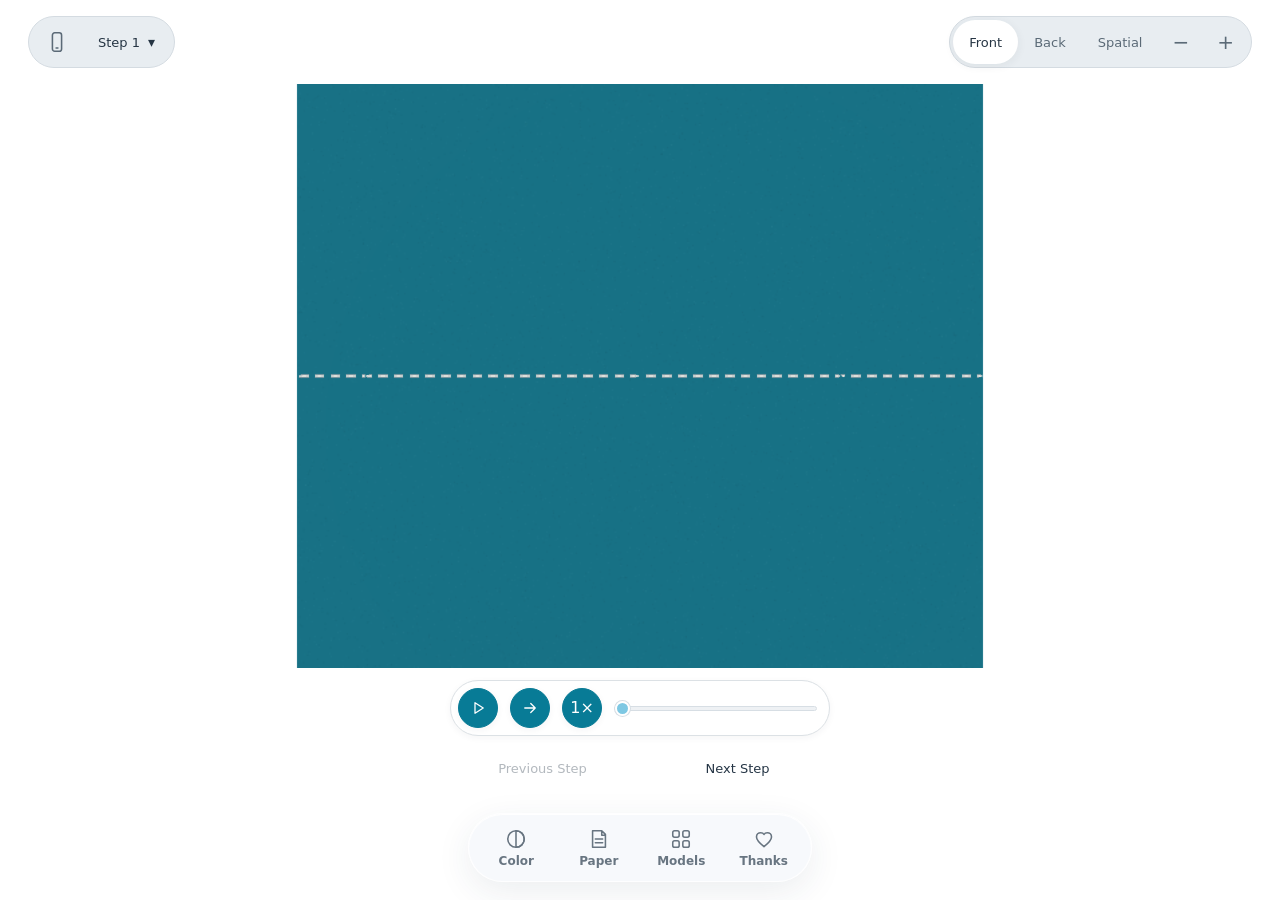
<file: index.html>
<!doctype html><html lang="en"><head><meta charset="utf-8"><meta name="viewport" content="width=device-width,initial-scale=1,viewport-fit=cover"><meta name="theme-color" content="#edf0f3"><title>Origami</title><link rel="icon" type="image/svg+xml" href="./favicon.svg"><link rel="icon" type="image/png" sizes="32x32" href="./favicon-32.png"><link rel="apple-touch-icon" href="./apple-touch-icon.png">  <script type="module" crossorigin src="./assets/main-DelJ-OLc.js"></script>
  <link rel="modulepreload" crossorigin href="./assets/patterns-CgFWMmPm.js">
  <link rel="stylesheet" crossorigin href="./assets/main-CxP8MHIt.css">
</head><body>
<div id="phoneFrame"><div id="dynamicIsland" aria-hidden="true"></div>
<div id="appSurface">
<main><section class="workspace" aria-label="Origami workspace"><canvas id="paper" tabindex="0" aria-label="Origami model. Drag to rotate; pinch or scroll to zoom." role="img"></canvas>
<div class="canvas-toolbar chrome"><div class="top-left"><div id="stepPillWrap" class="step-pill-wrap chrome"><button id="mobileToggle" class="mobile-toggle" aria-label="Toggle mobile layout" aria-pressed="false"><svg viewBox="0 0 24 24" fill="none" stroke="currentColor" stroke-width="1.7" stroke-linecap="round"><rect x="7" y="2" width="10" height="20" rx="2.5"/><path d="M11 18.5h2"/></svg></button><button id="stepCounter" class="step-pill" aria-haspopup="listbox" aria-expanded="false"><span id="stepPillText">Step 1</span><span id="stepPillArrow" class="step-arrow" aria-hidden="true">▾</span></button><div id="stepDropdown" class="step-dropdown" role="listbox" aria-label="Folding steps" hidden><nav id="steps" aria-label="Folding steps"></nav></div></div></div><div class="top-right"><div id="viewControls" class="view-controls"><div class="view-pill" role="group" aria-label="View"><button id="front" aria-pressed="false">Front</button><button id="back" aria-pressed="false">Back</button><button id="spatial" aria-pressed="false">Spatial</button><button id="zoomOut" class="zoom-button" aria-label="Zoom out" title="Zoom out">−</button><button id="zoomIn" class="zoom-button" aria-label="Zoom in" title="Zoom in">+</button></div></div></div></div>
<section id="videoLesson" class="video-lesson" hidden aria-label="Folding video lesson"></section><div id="modelMessage" hidden role="status"><h2 id="messageTitle"></h2><p id="messageText"></p><a id="referenceLink" target="_blank" rel="noopener noreferrer" hidden>Open tutorial</a><button id="retry" hidden>Try again</button></div>
<div id="playback" class="playback"><div class="transport"><button id="play" class="play" aria-label="Play fold"></button><button id="playAll" class="play play-all" aria-label="Play all remaining steps" title="Play all" aria-pressed="false"></button><button id="speed" class="play speed" aria-label="Playback speed 1 times. Change to 2 times" title="Change playback speed">1×</button><input id="progress" type="range" min="0" max="1000" value="0" aria-label="Fold progress"></div><div class="step-actions"><button id="prev">Previous Step</button><button id="next">Next Step</button></div></div>
</section></main></div><nav id="menu" class="menu" aria-label="Main menu"><span class="glass-indicator" aria-hidden="true"></span><button id="menuColor" data-panel="color" aria-label="Color" aria-haspopup="dialog"><svg viewBox="0 0 24 24" fill="none" stroke="currentColor" stroke-width="1.7" stroke-linecap="round" stroke-linejoin="round" aria-hidden="true"><circle cx="12" cy="12" r="9"/><path d="M12 3a9 9 0 0 1 0 18z"/></svg><span>Color</span></button><button id="menuPaper" data-panel="paper" aria-label="Paper" aria-haspopup="dialog"><svg viewBox="0 0 24 24" fill="none" stroke="currentColor" stroke-width="1.7" stroke-linecap="round" stroke-linejoin="round" aria-hidden="true"><path d="M5 3h10l4 4v14H5zM15 3v5h4M8 12h8M8 16h8"/></svg><span>Paper</span></button><button data-panel="models" aria-label="Models" aria-haspopup="dialog"><svg viewBox="0 0 24 24" fill="none" stroke="currentColor" stroke-width="1.7" stroke-linecap="round" stroke-linejoin="round" aria-hidden="true"><rect x="3" y="3" width="7" height="7" rx="2"/><rect x="14" y="3" width="7" height="7" rx="2"/><rect x="3" y="14" width="7" height="7" rx="2"/><rect x="14" y="14" width="7" height="7" rx="2"/></svg><span>Models</span></button><button data-panel="thanks" aria-label="Thanks" aria-haspopup="dialog"><svg viewBox="0 0 24 24" fill="none" stroke="currentColor" stroke-width="1.7" stroke-linecap="round" stroke-linejoin="round" aria-hidden="true"><path d="M12 20.3C7.2 16.4 3.8 13.2 3.8 9.7c0-2.6 2-4.6 4.6-4.6 1.6 0 3 .8 3.6 2 .6-1.2 2-2 3.6-2 2.6 0 4.6 2 4.6 4.6 0 3.5-3.4 6.7-8.2 10.6z"/></svg><span>Thanks</span></button></nav><div id="modalScrim" hidden></div></div><dialog id="appDialog" aria-labelledby="panelTitle"><div class="panel-head"><h2 id="panelTitle">Steps</h2><button id="closePanel" class="icon-button" aria-label="Close"><svg viewBox="0 0 24 24" fill="none" stroke="currentColor" stroke-width="1.7" stroke-linecap="round" stroke-linejoin="round" aria-hidden="true"><path d="m6 6 12 12M18 6 6 18"/></svg></button></div><div class="panel-content"><section id="panel-color" hidden><h3 class="swatch-heading">Paper color</h3><div class="swatches" id="swatches" aria-label="Paper color"><button class="color-choice" data-color="#087b96" aria-label="Washi Blue" aria-pressed="true"><span class="swatch-circle" style="background:#087b96"></span><span>Washi Blue</span></button><button class="color-choice" data-color="#3c8888" aria-label="Teal" aria-pressed="false"><span class="swatch-circle" style="background:#3c8888"></span><span>Teal</span></button><button class="color-choice" data-color="#2bb8a6" aria-label="Aqua" aria-pressed="false"><span class="swatch-circle" style="background:#2bb8a6"></span><span>Aqua</span></button><button class="color-choice" data-color="#38b6d3" aria-label="Sky" aria-pressed="false"><span class="swatch-circle" style="background:#38b6d3"></span><span>Sky</span></button><button class="color-choice" data-color="#e95f3b" aria-label="Vermilion" aria-pressed="false"><span class="swatch-circle" style="background:#e95f3b"></span><span>Vermilion</span></button><button class="color-choice" data-color="#ff6f61" aria-label="Coral" aria-pressed="false"><span class="swatch-circle" style="background:#ff6f61"></span><span>Coral</span></button><button class="color-choice" data-color="#f4883a" aria-label="Tangerine" aria-pressed="false"><span class="swatch-circle" style="background:#f4883a"></span><span>Tangerine</span></button><button class="color-choice" data-color="#cfaf4a" aria-label="Gold" aria-pressed="false"><span class="swatch-circle" style="background:#cfaf4a"></span><span>Gold</span></button><button class="color-choice" data-color="#e999a8" aria-label="Sakura" aria-pressed="false"><span class="swatch-circle" style="background:#e999a8"></span><span>Sakura</span></button><button class="color-choice" data-color="#c9378b" aria-label="Magenta" aria-pressed="false"><span class="swatch-circle" style="background:#c9378b"></span><span>Magenta</span></button><button class="color-choice" data-color="#8a5eab" aria-label="Wisteria" aria-pressed="false"><span class="swatch-circle" style="background:#8a5eab"></span><span>Wisteria</span></button><button class="color-choice" data-color="#a92336" aria-label="Crimson" aria-pressed="false"><span class="swatch-circle" style="background:#a92336"></span><span>Crimson</span></button></div></section><section id="panel-paper" hidden><div class="swatches" id="patterns" aria-label="Paper texture"><button class="pattern-choice" data-pattern="solid" aria-label="Plain" aria-pressed="true"><span class="swatch-circle pattern-preview"></span><span>Plain</span></button><button class="pattern-choice" data-pattern="washi" aria-label="Washi" aria-pressed="false"><span class="swatch-circle pattern-preview"></span><span>Washi</span></button><button class="pattern-choice" data-pattern="samekomon" aria-label="Fine dots" aria-pressed="false"><span class="swatch-circle pattern-preview"></span><span>Fine dots</span></button><button class="pattern-choice" data-pattern="linen" aria-label="Linen" aria-pressed="false"><span class="swatch-circle pattern-preview"></span><span>Linen</span></button><button class="pattern-choice" data-pattern="goldfleck" aria-label="Gold flecks" aria-pressed="false"><span class="swatch-circle pattern-preview"></span><span>Gold flecks</span></button><button class="pattern-choice" data-pattern="blossom" aria-label="Blossoms" aria-pressed="false"><span class="swatch-circle pattern-preview"></span><span>Blossoms</span></button><button class="pattern-choice" data-pattern="paws" aria-label="Paws" aria-pressed="false"><span class="swatch-circle pattern-preview"></span><span>Paws</span></button><button class="pattern-choice" data-pattern="birds" aria-label="Birds" aria-pressed="false"><span class="swatch-circle pattern-preview"></span><span>Birds</span></button><button class="pattern-choice" data-pattern="koi" aria-label="Koi" aria-pressed="false"><span class="swatch-circle pattern-preview"></span><span>Koi</span></button><button class="pattern-choice" data-pattern="leaves" aria-label="Leaves" aria-pressed="false"><span class="swatch-circle pattern-preview"></span><span>Leaves</span></button></div></section><section id="panel-thanks" hidden><div class="thanks-content"><h3>Sources</h3><p>The crane, whale, butterfly, and frog are traditional origami designs, passed down through generations of folders around the world.</p><p>The 3D step-by-step lessons in this app were built from scratch to teach these classic models — every fold was placed by hand in the lesson data.</p><h3>Thank you</h3><p>Thank you for folding with me.</p><p>Origami has been one of my greatest teachers. It asks for patience, precision, and presence — the same qualities I try to bring to movement practice.</p><p>Every crease is a small conversation between your hands and the paper. I built this app to share that conversation with you.</p><p>Keep folding, keep breathing, keep playing.</p><p class="thanks-sign">— Slava Goloubov</p></div></section><section id="panel-models" hidden><div id="modelGrid" class="model-grid" aria-label="Origami models"></div></section><section id="panel-preview" hidden><div class="preview-layout"><div class="preview-actions"><button id="previewStart" class="preview-start">Start folding</button><button id="previewClose" class="preview-x" aria-label="Close preview"><svg viewBox="0 0 24 24" fill="none" stroke="currentColor" stroke-width="2" stroke-linecap="round"><path d="m6 6 12 12M18 6 6 18"/></svg></button></div><canvas id="previewBig" class="preview-big"></canvas></div></section></div></dialog>
<script>
/* Freshness guard: if this page's bundle is older than the live build, reload once. Silent. */
(function(){try{
var s=document.querySelector('script[src*="assets/main-"]');
var cur=s?s.getAttribute('src'):'';
var seen=false;try{seen=sessionStorage.getItem('origamiFresh')==='1';}catch(e){seen=true;}
if(!cur||seen)return;
fetch('index.html?fresh='+Date.now(),{cache:'no-store'}).then(function(r){return r.ok?r.text():'';}).then(function(html){
var m=/assets\/main-[A-Za-z0-9_-]+\.js/.exec(html||'');
var live=m?m[0].split('/').pop():null,mine=cur.split('/').pop();
if(live&&mine&&live!==mine){try{sessionStorage.setItem('origamiFresh','1');}catch(e){}location.reload();}
}).catch(function(){});}catch(e){}})();
</script></body></html>
</file>
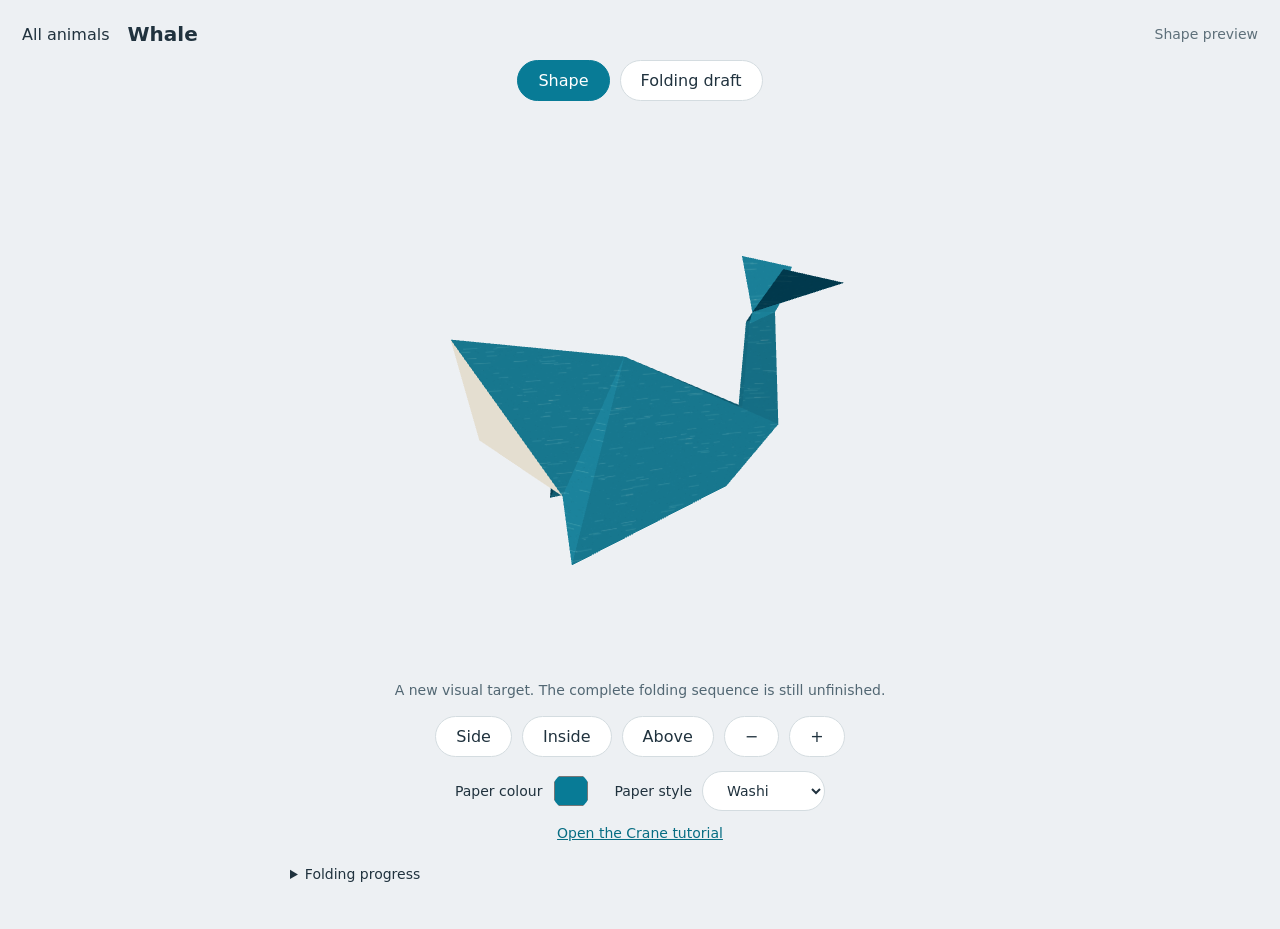
<file: whale-preview.html>
<!doctype html><html lang="en"><head><meta charset="utf-8"><meta name="viewport" content="width=device-width, initial-scale=1"><title>Whale — 3D Shape Preview</title>  <script type="module" crossorigin src="./assets/whale-jH5BmdH0.js"></script>
  <link rel="modulepreload" crossorigin href="./assets/patterns-CgFWMmPm.js">
  <link rel="stylesheet" crossorigin href="./assets/whale-CGjl4fIB.css">
</head>
<body><main><header><a href="./">All animals</a><h1>Whale</h1><span>Shape preview</span></header>
<nav aria-label="Preview mode"><button id="targetMode" aria-pressed="true">Shape</button><button id="draftMode" aria-pressed="false">Folding draft</button></nav>
<canvas id="view" aria-label="Whale shape preview. Drag to rotate and scroll or pinch to zoom." tabindex="0"></canvas>
<nav id="foldControls" aria-label="Draft folding controls" hidden><button id="previous">Previous Step</button><button id="play">Play</button><button id="next">Next Step</button><span id="stepLabel"></span></nav>
<p id="status" role="status">A new visual target. The complete folding sequence is still unfinished.</p>
<nav aria-label="Whale view"><button id="side">Side</button><button id="inside">Inside</button><button id="above">Above</button><button id="minus" aria-label="Zoom out">−</button><button id="plus" aria-label="Zoom in">+</button></nav>
<section class="options"><label>Paper colour <input id="colour" type="color" value="#087b96"></label><label>Paper style <select id="pattern"><option value="washi">Washi</option><option value="solid">Solid</option><option value="seigaiha">Seigaiha</option><option value="asanoha">Asanoha</option></select></label></section>
<p class="main-link"><a href="./?animal=Crane">Open the Crane tutorial</a></p><details><summary>Folding progress</summary><p>The reference-based draft reaches the tail tip flattening (photo 20). Fluke spreading, fins, and final shaping are not complete. This shape preview does not demonstrate that one uncut sheet can fold into these surfaces.</p><a href="https://origamiok.com/origami-whale/" target="_blank" rel="noopener noreferrer">Selected reference: OrigamiOK whale</a></details>
</main></body></html>
</file>
<file: assets/main-CxP8MHIt.css>
:root{font-family:DM Sans,system-ui,sans-serif;color:#253545;background:#fff;--accent:#7ec8e3;font-synthesis:none}*{box-sizing:border-box}body{margin:0}button,a,input{-webkit-tap-highlight-color:transparent}button{font:inherit;color:inherit;cursor:pointer;border:0;background:none}button:disabled{opacity:.35;cursor:default}button:focus-visible,a:focus-visible,input:focus-visible{outline:3px solid var(--accent);outline-offset:4px}button svg{width:22px;height:22px;display:block}a{color:inherit}#appSurface{height:100dvh;min-height:460px;display:flex;flex-direction:column;transition:filter .22s}header{height:76px;flex:none;padding:env(safe-area-inset-top) 32px 0;display:flex;align-items:center;justify-content:space-between;gap:16px}.brand{font-size:25px;font-weight:700;letter-spacing:-1px;text-decoration:none}#projectName{font-size:14px;font-weight:500;color:#677480}main{flex:1;min-height:0}.workspace{height:100%;position:relative;overflow:hidden}#paper{width:100%;height:100%;display:block;touch-action:none;outline:none}.canvas-toolbar{position:absolute;top:10px;left:28px;right:28px;display:flex;justify-content:space-between;align-items:flex-start;pointer-events:none}.canvas-toolbar button{pointer-events:auto;min-height:44px}.top-right{display:flex;align-items:flex-start;gap:10px;pointer-events:none}.top-right>*{pointer-events:auto}.view-controls{display:flex;flex-direction:column;align-items:flex-end;gap:8px;pointer-events:none}.view-controls>*{pointer-events:auto}.view-pill{display:flex;align-items:center;padding:3px;background:#ffffff91;border:1px solid #ffffffb0;border-radius:28px;backdrop-filter:blur(16px);-webkit-backdrop-filter:blur(16px)}.view-pill button{padding:0 16px;min-height:44px;border-radius:24px;font-size:13px}.view-pill button[aria-pressed=true]{background:#fff;box-shadow:0 2px 10px #26394d12}.view-pill .zoom-button{padding:0 14px;min-height:44px;border-radius:24px;font-size:20px;line-height:1;background:none;box-shadow:none;color:#5b6a77}.view-pill .zoom-button:hover{color:#263544}.icon-button{display:grid;place-items:center;width:44px;height:44px;border-radius:50%}.playback{position:absolute;bottom:calc(110px + env(safe-area-inset-bottom));left:50%;transform:translate(-50%);width:min(380px,calc(100% - 40px))}.transport{display:flex;align-items:center;gap:20px}.play{display:grid;place-items:center;border-radius:50%;width:52px;height:52px;flex:none;color:#fff;background:var(--control-accent,#7ec8e3);box-shadow:0 5px 18px #28343b15}.play svg{width:21px;height:21px}#progress{width:100%;accent-color:var(--accent);height:24px;cursor:pointer}.step-actions{display:flex;gap:10px;justify-content:center;margin-top:15px}.step-actions button{flex:1;background:#ffffffc9;border:1px solid #ffffff;border-radius:25px;min-height:44px;font-size:13px;font-weight:600;backdrop-filter:blur(12px)}.menu{--active-tab:-1;position:fixed;bottom:calc(18px + env(safe-area-inset-bottom));left:50%;transform:translate(-50%);display:grid;grid-template-columns:repeat(4,1fr);width:min(344px,calc(100% - 40px));padding:6px;border-radius:38px;background:#ffffff6b;border:1px solid #ffffffd9;box-shadow:0 10px 35px #24364c16,inset 0 1px #fff;backdrop-filter:blur(24px) saturate(1.5);-webkit-backdrop-filter:blur(24px) saturate(1.5);z-index:5}.menu button{position:relative;z-index:1;min-height:55px;display:flex;align-items:center;justify-content:center;flex-direction:column;gap:4px;border-radius:28px;font-size:12px;font-weight:600;color:#687581}.menu button[aria-current]{color:#263544}.glass-indicator{position:absolute;width:calc((100% - 12px)/4);height:55px;left:6px;top:6px;transform:translate(calc(var(--active-tab)*100%));border-radius:29px;background:radial-gradient(ellipse at 25% 0%,#ffffffee,transparent 65%),linear-gradient(145deg,#fff9,#ffffff30 48%,#ffffffa8);border:1px solid #fff;box-shadow:0 3px 9px #45607715,inset 0 -2px 5px #fff8;transition:transform .4s cubic-bezier(.22,1,.36,1)}.chrome{transition:opacity .25s,filter .25s}#modalScrim{position:fixed;inset:0;background:#172a3c55;backdrop-filter:blur(9px);-webkit-backdrop-filter:blur(9px);z-index:50}.modal-open #appSurface{filter:blur(5px)}[hidden]{display:none!important}dialog{width:min(900px,calc(100vw - 28px));max-width:none;max-height:88dvh;padding:0;border:1px solid #ffffffa6;border-radius:28px;background:#f8fafcee;box-shadow:0 25px 100px #12283a33;color:inherit;overflow:hidden}dialog::backdrop{background:transparent}.panel-head{display:flex;align-items:center;justify-content:space-between;padding:22px 26px;border-bottom:1px solid #dee4e9}.panel-head h2{font-size:22px;letter-spacing:-.6px;margin:0}.panel-head .icon-button{background:#e8edf1}.panel-content{padding:24px;max-height:calc(88dvh - 90px);overflow:auto;overscroll-behavior:contain}.swatches{display:grid;grid-template-columns:repeat(5,1fr);gap:18px;max-width:680px;margin:20px auto 30px}.swatches button{display:flex;flex-direction:column;align-items:center;gap:15px;padding:8px 0;font-size:13px;min-width:0}.swatch-circle{display:block;width:76px;height:76px;border-radius:50%;background-size:cover;box-shadow:inset 0 0 0 1px #0000000d,0 4px 10px #2033490a;border:3px solid #f8fafc}.swatches button[aria-pressed=true] .swatch-circle{outline:2px solid var(--accent);outline-offset:4px}.animal-grid{display:grid;grid-template-columns:repeat(3,minmax(0,1fr));gap:15px}.animal-card{position:relative;border:2px solid transparent;background:#eaf0f3;border-radius:20px;overflow:hidden;min-width:0}.animal-card.selected{border-color:var(--accent);box-shadow:0 0 0 2px color-mix(in srgb,var(--accent) 15%,transparent)}.animal-card canvas{width:100%;height:170px;display:block;touch-action:none;cursor:grab}.animal-card canvas:active{cursor:grabbing}.animal-name{display:block;width:100%;padding:10px 4px 17px;font-size:15px;font-weight:600}.deselect{position:absolute;right:7px;top:7px;width:28px;height:28px;border-radius:50%;display:grid;place-items:center;background:#ffffffd9;z-index:2}.deselect svg{width:15px;height:15px}.preview-unavailable{height:170px;display:grid;place-items:center;color:#8c9ba8;font-size:28px}.step{display:flex;width:100%;align-items:center;gap:16px;padding:14px 17px;margin:4px 0;text-align:left;border-radius:14px;font-size:14px}.step[aria-current]{background:color-mix(in srgb,var(--accent) 12%,white);color:#243646}.step .number{width:32px;height:32px;border-radius:50%;background:#e6ecf0;display:grid;place-items:center;font-size:12px;flex:none}.step[aria-current] .number{background:var(--accent);color:#fff}#modelMessage{position:absolute;top:40%;left:50%;transform:translate(-50%,-50%);width:min(420px,calc(100% - 44px));text-align:center}#modelMessage h2{font-size:22px}#modelMessage p{font-size:14px;line-height:1.6;color:#677480}#modelMessage a,#modelMessage button{display:inline-block;padding:12px 18px;border-radius:24px;background:#fff;font-size:14px}@media(max-width:600px){header{height:68px;padding-left:20px;padding-right:20px}.brand{font-size:23px}#projectName{font-size:12px}.canvas-toolbar{left:16px;right:16px;top:5px}.view-controls button{padding:0 12px}.playback{bottom:calc(103px + env(safe-area-inset-bottom))}dialog{width:calc(100vw - 20px);border-radius:24px}.panel-head{padding:18px}.panel-content{padding:16px}.swatches{gap:7px;margin:14px auto 22px}.swatch-circle{width:49px;height:49px}.swatches button{font-size:12px;gap:14px}.animal-grid{gap:9px}.animal-card{border-radius:15px}.animal-card canvas,.preview-unavailable{height:110px}.animal-name{font-size:12px;padding:8px 2px 13px}.panel-head h2{font-size:21px}.menu{bottom:calc(12px + env(safe-area-inset-bottom))}}@media(prefers-reduced-motion:reduce){*,*:before,*:after{transition:none!important;scroll-behavior:auto!important}}.workspace{--paper-top:72px;--paper-bottom: calc(238px + env(safe-area-inset-bottom)) }#paper{position:absolute;top:var(--paper-top);left:0;width:100%;height:calc(100% - var(--paper-top) - var(--paper-bottom))}@media(max-width:600px){.workspace{--paper-top:65px;--paper-bottom: calc(231px + env(safe-area-inset-bottom)) }}@media(max-height:560px)and (orientation:landscape){header{height:44px}.workspace{--paper-top:54px;--paper-bottom:122px}.playback{bottom:16px;left:24px;transform:none;width:280px}.menu{left:auto;right:18px;transform:none;width:260px;bottom:18px}.step-actions{margin-top:8px}.transport .play{width:42px;height:42px}}.top-left{display:flex;align-items:flex-start;gap:10px;pointer-events:none}.top-left>*{pointer-events:auto}@media(max-width:600px){.top-right,.top-left{gap:8px}.step-pill{padding:0 12px;font-size:13px;min-height:40px}.mobile-toggle{padding:0 10px;min-height:40px}.mobile-toggle svg{width:20px;height:20px}.view-pill button{font-size:12px}.view-pill .zoom-button{font-size:18px;padding:0 10px}}html,body{height:100%;overflow:hidden;overscroll-behavior:none}.canvas-toolbar{top:calc(16px + env(safe-area-inset-top));z-index:10}.transport{display:flex;flex-direction:row;align-items:center;gap:16px}.playback .play{width:40px;height:40px;padding:0;display:grid;place-items:center}.playback .play svg{width:18px;height:18px;color:#fff}.playback{z-index:10}.step-actions{margin-top:10px}.workspace{--paper-top: calc(84px + env(safe-area-inset-top)) ;--paper-bottom: calc(232px + env(safe-area-inset-bottom)) }#menu{z-index:30;opacity:1;visibility:visible;pointer-events:auto;isolation:isolate;background:#f7f9fcf5;backdrop-filter:none;-webkit-backdrop-filter:none;backface-visibility:hidden;-webkit-backface-visibility:hidden;will-change:transform}@media(max-width:600px){.canvas-toolbar{left:12px;right:12px;gap:8px}.view-controls button{padding:0 10px}.workspace{--paper-bottom: calc(225px + env(safe-area-inset-bottom)) }}@media(max-height:560px)and (orientation:landscape){.workspace{--paper-top:64px;--paper-bottom:155px}.playback{left:24px;transform:none;width:280px;bottom:12px}.playback .play{width:40px;height:40px}.transport{gap:12px}#menu{right:12px;width:220px}.step-actions{margin-top:3px}}.transport #progress{flex:1;min-width:0;width:auto;margin:0}.video-lesson{position:absolute;inset:calc(20px + env(safe-area-inset-top)) 20px calc(100px + env(safe-area-inset-bottom));overflow:auto;overscroll-behavior:contain;max-width:1000px;margin:0 auto;padding:12px 4px 24px}.video-lesson h2{font-size:24px;margin:8px 0;letter-spacing:-.6px}.lesson-kind,.lesson-credit{font-size:14px;color:#62717f;line-height:1.5;margin:8px 0 18px}.lesson-stage{width:100%;aspect-ratio:16/9;min-height:200px;background:#18212b;border-radius:18px;overflow:hidden}.lesson-stage iframe{display:block;width:100%;height:100%;border:0}.lesson-credit{margin:16px 0 8px}.lesson-links{display:flex;gap:20px;flex-wrap:wrap}.lesson-links a{font-size:14px;padding:10px 0;text-underline-offset:4px}.video-mark{width:100%;height:170px;display:grid;place-items:center;color:var(--control-accent,#7ec8e3);background:linear-gradient(145deg,#fff8,#dce5eb)}.video-mark svg{width:58px;height:58px;padding:14px;border-radius:50%;background:var(--control-accent,#7ec8e3);color:#fff}.lesson-badge{display:block;font-size:12px;text-align:center;color:#60717e;padding:0 6px 14px}.study-link{display:block;width:100%;padding:10px 6px 14px;text-decoration:underline;text-underline-offset:3px;font-size:13px}@media(max-width:600px){.video-lesson{left:12px;right:12px}.video-lesson h2{font-size:22px}.video-mark{height:110px}.video-mark svg{width:46px;height:46px;padding:12px}.lesson-badge,.study-link{font-size:11px}.lesson-stage{border-radius:12px}}.swatches{grid-template-columns:repeat(6,minmax(0,1fr));gap:18px;max-width:760px}.level-tabs{display:grid;grid-template-columns:repeat(5,minmax(0,1fr));gap:6px;padding:5px;background:#e8edf1;border-radius:24px}.level-tabs button{padding:11px 3px;border-radius:20px;font-size:13px;font-weight:600;min-height:44px}.level-tabs button[aria-pressed=true]{background:#fff;box-shadow:0 2px 8px #25354512;color:#253545}.level-title{font-weight:700;font-size:18px;margin:24px 0 7px}.library-note{color:#687581;font-size:12px;line-height:1.5;margin:0 0 20px}.tutorial-card{background:#eaf0f3;border-radius:20px;padding:20px 15px;min-width:0;display:flex;flex-direction:column;justify-content:center;min-height:224px}.tutorial-card h3{font-size:17px;margin:15px 0 4px}.tutorial-card p{font-size:12px;color:#687581;margin:0 0 20px}.tutorial-card a{font-size:13px;font-weight:600;text-underline-offset:4px;padding:12px 0}.tutorial-badge{font-size:11px;color:#5d6c77}@media(max-width:600px){.swatches{grid-template-columns:repeat(4,minmax(0,1fr));gap:12px}.swatch-circle{width:56px;height:56px}.level-tabs button{font-size:11px}.tutorial-card{padding:12px 8px;border-radius:15px;min-height:160px}.tutorial-card h3{font-size:13px}.tutorial-card p,.tutorial-card a{font-size:11px}.tutorial-badge{font-size:10px}}.video-mark{position:relative;overflow:hidden}.video-mark img{position:absolute;inset:0;width:100%;height:100%;object-fit:cover}.video-mark svg{position:relative;z-index:1;filter:drop-shadow(0 1px 3px #0009);color:#fff;pointer-events:none}.native-pending{display:grid;place-items:center;min-height:100px;color:#667481;font-size:12px;background:#eef1f3;border-radius:14px;padding:12px;text-align:center}.source-credit{font-size:14px;line-height:1.55;color:#61717e;margin:8px 0 22px;max-width:650px}.source-credit a{color:#344d60;text-decoration:underline;text-underline-offset:3px}.credit-link{display:inline-block;font-size:12px;color:#657483;margin:0 0 16px;text-underline-offset:3px}.animal-card .lesson-badge{position:static;display:block;width:max-content;margin:-8px auto 12px;padding:3px 8px;border-radius:10px;background:#ffffffb0;color:#536271;font-size:11px}.source-credit{margin-bottom:4px}.transport{gap:12px}.playback .play,.playback .play-all[aria-pressed=true]{background:var(--control-accent,#7ec8e3);color:#fff}.playback .play-all svg{width:18px;height:18px}.playback .speed{font-size:16px;font-weight:400;line-height:1}.playback .play{position:relative}.playback .play:after{content:"";position:absolute;inset:-2px;border-radius:50%;pointer-events:none}.view-controls button,.step-actions button{font-family:inherit;font-size:13px;font-weight:400;letter-spacing:normal}.playback .play,.playback .play-all[aria-pressed=true]{background:var(--control-accent,#7ec8e3);color:#fff;border:1px solid var(--control-accent,#7ec8e3);box-shadow:0 2px 7px #2535450c}.playback .play svg{color:inherit}.playback .play[aria-pressed=true]{background:var(--control-accent,#7ec8e3);color:#fff;border-color:var(--control-accent,#7ec8e3)}.transport{color-scheme:light;background:#fff;border:1px solid #dce1e5;border-radius:32px;padding:7px 12px 7px 7px;box-shadow:0 2px 7px #2535450c}.transport #progress{appearance:none;-webkit-appearance:none;background:transparent;border:0;box-shadow:none;height:32px;border-radius:0;--fold-progress:0%}#progress::-webkit-slider-runnable-track{height:5px;border:1px solid #d7dee4;border-radius:5px;background:linear-gradient(to right,var(--accent) 0 var(--fold-progress),#eef1f4 var(--fold-progress) 100%)}#progress::-webkit-slider-thumb{appearance:none;-webkit-appearance:none;width:15px;height:15px;margin-top:-6px;border:2px solid #fff;border-radius:50%;background:var(--accent);box-shadow:0 0 0 1px #d7dee4}#progress::-moz-range-track{height:3px;border:1px solid #d7dee4;border-radius:5px;background:#eef1f4}#progress::-moz-range-progress{height:3px;border-radius:5px;background:var(--accent)}#progress::-moz-range-thumb{width:11px;height:11px;border:2px solid #fff;border-radius:50%;background:var(--accent);box-shadow:0 0 0 1px #d7dee4}.swatch-heading{font-size:15px;font-weight:700;margin:6px 0 0;text-align:center}.model-grid{display:flex;flex-wrap:wrap;gap:26px;justify-content:center;padding:12px 4px}.model-item{display:flex;flex-direction:column;align-items:center;gap:10px;padding:8px;min-width:0;transition:transform .38s cubic-bezier(.34,1.56,.64,1),opacity .3s}.model-item .model-preview{width:120px;height:120px;border-radius:50%;display:block;touch-action:none;cursor:pointer;background:radial-gradient(circle at 35% 30%,#fff,#eef2f5)}.model-item .model-name{font-size:14px;font-weight:600;color:#263544}.model-item.selected .model-preview{outline:3px solid var(--accent);outline-offset:3px}.model-item.pumping{transform:scale(1.25)}.model-item.faded{opacity:.15;pointer-events:none}#appDialog.preview-open #closePanel{display:none}.preview-layout{display:flex;flex-direction:column;align-items:center;padding:8px 4px 12px}.preview-actions{display:flex;align-items:center;justify-content:center;gap:12px;margin:2px 0 16px}.preview-start{padding:14px 32px;border-radius:28px;background:var(--accent);color:#fff;font-size:16px;font-weight:700;box-shadow:0 6px 20px #26394d22}.preview-x{width:48px;height:48px;flex:none;border-radius:50%;background:#e8edf1;display:grid;place-items:center;color:#3d4c59}.preview-x svg{width:20px;height:20px}.preview-big{width:min(72vw,380px);height:min(72vw,380px);display:block;touch-action:none;cursor:grab}.preview-big:active{cursor:grabbing}.step-pill-wrap{position:relative;z-index:6;display:flex;flex-direction:row;gap:0;align-items:center;pointer-events:none;padding:3px;background:#e7edf1f2;border:1px solid #d4dbe1;border-radius:28px;backdrop-filter:blur(16px);-webkit-backdrop-filter:blur(16px)}.step-pill-wrap>*{pointer-events:auto}.step-pill{display:flex;align-items:center;gap:8px;max-width:none;padding:0 16px;border-radius:24px;background:none;border:none;backdrop-filter:none;-webkit-backdrop-filter:none;box-shadow:none;font-family:inherit;font-size:13px;font-weight:400;letter-spacing:normal;color:#263544;min-height:44px}.step-pill #stepPillText{overflow:hidden;text-overflow:ellipsis;white-space:nowrap}.step-pill .step-arrow{font-size:14px;font-weight:700;color:#263544;flex:none}.step-pill[aria-expanded=true]{background:#fff}.step-dropdown{position:absolute;top:calc(100% + 10px);left:0;right:auto;width:min(380px,calc(100vw - 40px));max-height:min(44dvh,380px);overflow-y:auto;overscroll-behavior:contain;background:#fffffff2;border:1px solid #ffffffd9;border-radius:20px;box-shadow:0 18px 60px #12283a2e;backdrop-filter:blur(20px);-webkit-backdrop-filter:blur(20px);padding:8px}.step-dropdown[hidden]{display:none}.step-dropdown .step .number{background:#e6ecf0}.step-dropdown .step[aria-current]{background:color-mix(in srgb,var(--accent) 14%,white)}.step-dropdown .step[aria-current] .number{background:var(--accent);color:#fff}.mobile-toggle{min-height:44px;flex:none;padding:0 14px;border-radius:24px;background:none;border:none;backdrop-filter:none;-webkit-backdrop-filter:none;display:grid;place-items:center;box-shadow:none;color:#5b6a77}.mobile-toggle svg{width:22px;height:22px}.mobile-toggle[aria-pressed=true]{background:#fff;box-shadow:0 2px 10px #26394d12;color:#263544}.mobile-layout .step-pill{font-size:13px;padding:0 14px;min-height:44px}@media(max-width:600px){.step-dropdown{position:fixed;top:calc(78px + env(safe-area-inset-top));left:12px;right:12px;width:auto;max-height:min(52dvh,440px)}}.mobile-layout .step-dropdown{position:fixed;top:calc(78px + env(safe-area-inset-top));left:12px;right:12px;width:auto;max-height:min(52dvh,440px)}.mobile-layout .view-pill button{padding:0 12px;min-height:44px;font-size:12px}.mobile-layout .view-pill .zoom-button{padding:0 10px;min-height:44px}.mobile-layout .playback{width:calc(100% - 24px)}.mobile-layout .step-actions button{min-height:48px;font-size:14px}.mobile-layout .menu{width:calc(100% - 24px)}.mobile-layout .menu button{min-height:60px}.thanks-content{max-width:560px;margin:0 auto;padding:6px 4px}.thanks-content h3{font-size:17px;font-weight:700;margin:22px 0 10px;color:#263544}.thanks-content h3:first-child{margin-top:4px}.thanks-content p{font-size:15px;line-height:1.65;color:#3d4c59;margin:0 0 12px}.thanks-content .thanks-sign{font-weight:700;color:var(--accent);margin-top:16px}.view-pill{background:#e7edf1f2;border:1px solid #d4dbe1}.view-pill button{color:#5b6a77}.view-pill button[aria-pressed=true]{color:#263544}.glass-indicator{opacity:calc(1 + var(--active-tab))}.step-pill #stepPillText{overflow:visible;text-overflow:clip;white-space:normal}.mobile-layout .playback,.mobile-layout .menu{width:min(520px,calc(100% - 32px))}body.force-desktop .canvas-toolbar{left:28px;right:28px;top:calc(16px + env(safe-area-inset-top))}body.force-desktop .top-right,body.force-desktop .top-left{gap:10px}body.force-desktop .step-pill{padding:0 16px;font-size:13px;min-height:44px;max-width:none}body.force-desktop .mobile-toggle{padding:0 14px;min-height:44px}body.force-desktop .view-controls button{padding:0 16px}body.force-desktop .view-pill button{font-size:13px}body.force-desktop .playback{bottom:calc(110px + env(safe-area-inset-bottom))}body.force-desktop .menu{bottom:calc(18px + env(safe-area-inset-bottom))}body.force-desktop .workspace{--paper-top: calc(84px + env(safe-area-inset-top)) ;--paper-bottom: calc(232px + env(safe-area-inset-bottom)) }body.force-desktop .step-dropdown{position:absolute;top:calc(100% + 10px);left:0;right:auto;width:min(380px,calc(100vw - 40px));max-height:min(44dvh,380px)}@media(max-width:600px){.mobile-layout .canvas-toolbar{flex-wrap:wrap;row-gap:8px}.mobile-layout .top-right{order:1;margin-left:auto}.mobile-layout .top-left{order:2;flex:1 1 100%}.mobile-layout #stepPillWrap{width:100%}.mobile-layout #stepCounter{flex:1;justify-content:center}}@media(max-width:600px){.mobile-layout #viewControls{gap:6px}.mobile-layout .workspace{--paper-top:270px}}#phoneFrame{display:contents}#dynamicIsland{display:none}@media(min-width:601px){body.mobile-layout{display:flex;align-items:center;justify-content:center;background:radial-gradient(circle at 50% 28%,#f4f7fa,#d8dfe6)}body.mobile-layout #phoneFrame{display:block;position:relative;width:min(390px,calc(100vw - 48px));height:min(844px,calc(100dvh - 48px));background:#101014;border-radius:56px;padding:12px;box-shadow:0 30px 80px #12283a45,0 0 0 2px #33373d}body.mobile-layout #phoneFrame:before{content:"";position:absolute;left:-3px;top:180px;width:3px;height:60px;border-radius:2px;background:#33373d}body.mobile-layout #phoneFrame:after{content:"";position:absolute;right:-3px;top:210px;width:3px;height:92px;border-radius:2px;background:#33373d}body.mobile-layout #dynamicIsland{display:block;position:absolute;top:24px;left:50%;transform:translate(-50%);width:112px;height:30px;border-radius:17px;background:#000;z-index:60}body.mobile-layout #appSurface{height:100%;min-height:0;border-radius:44px;overflow:hidden;background:#fff}body.mobile-layout #menu{position:absolute;bottom:18px}body.mobile-layout #modalScrim{position:absolute;inset:12px;border-radius:44px}body.mobile-layout .canvas-toolbar{top:calc(58px + env(safe-area-inset-top));left:12px;right:12px;flex-wrap:wrap;row-gap:8px}body.mobile-layout .top-right{order:1;margin-left:auto}body.mobile-layout .top-left{order:2;flex:1 1 100%}body.mobile-layout #stepPillWrap{width:100%}body.mobile-layout #stepCounter{flex:1;justify-content:center}body.mobile-layout .workspace{--paper-top:270px}body.mobile-layout .step-dropdown{position:absolute;top:118px;left:12px;right:12px;width:auto}body.mobile-layout dialog{width:min(360px,calc(100vw - 28px))}}
</file>
<file: assets/whale-CGjl4fIB.css>
*{box-sizing:border-box}body{margin:0;background:#edf0f3;color:#20323e;font:16px system-ui,sans-serif}main{max-width:1300px;margin:auto;padding:22px}header{display:flex;align-items:center;gap:18px}header a{color:inherit;text-decoration:none}h1{font-size:20px;margin:0}header span{margin-left:auto;font-size:14px;color:#5e707a}canvas{display:block;width:100%;height:63vh;min-height:300px;touch-action:none}#status{text-align:center;margin:0 0 18px;color:#526773;font-size:14px}nav,.options{display:flex;justify-content:center;flex-wrap:wrap;gap:10px;margin:14px 0}button,select{font:inherit;color:inherit;border:1px solid #d4dce0;border-radius:24px;padding:10px 20px;background:#fff;cursor:pointer}button:hover{background:#e0e6ea}button:focus-visible,a:focus-visible,select:focus-visible,input:focus-visible{outline:3px solid #087b96;outline-offset:3px}.options{gap:24px}label{display:flex;align-items:center;gap:10px;font-size:14px}input[type=color]{border:0;border-radius:50%;width:38px;height:38px;padding:0;background:none;cursor:pointer}details{max-width:700px;margin:22px auto;font-size:14px;line-height:1.6}summary{cursor:pointer}details a{color:#076d83}@media(max-width:600px){main{padding:16px}canvas{height:55vh;min-height:280px}header{gap:12px}button{padding:10px 14px}.options{gap:12px}select{padding:8px 12px}}button[aria-pressed=true]{background:#087b96;color:#fff;border-color:#087b96}nav[hidden]{display:none}#stepLabel{align-self:center;font-size:14px}button:disabled{opacity:.45;cursor:default}.main-link{text-align:center;font-size:14px}.main-link a{color:#076d83}
</file>
